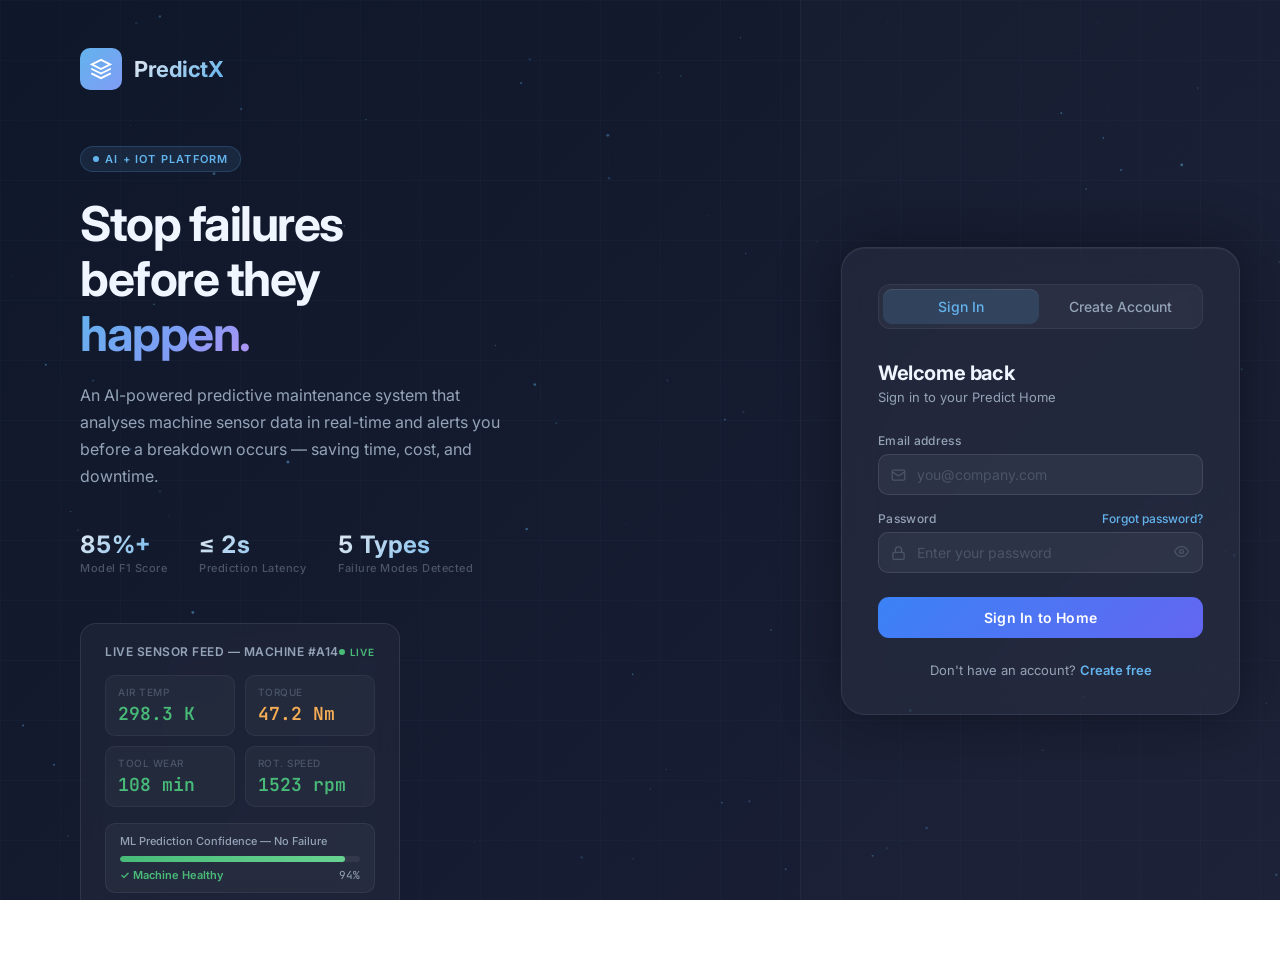
<file: templates/login.html>
<!DOCTYPE html>
<html lang="en">
<head>
  <meta charset="UTF-8" />
  <meta name="viewport" content="width=device-width, initial-scale=1.0" />
  <title>PredictX — AI Predictive Maintenance</title>
  <link href="https://fonts.googleapis.com/css2?family=Inter:wght@300;400;500;600;700&family=JetBrains+Mono:wght@400;500&display=swap" rel="stylesheet" />
  <style>
    *, *::before, *::after { box-sizing: border-box; margin: 0; padding: 0; }

    :root {
      --bg-primary:   #0f172a;
      --bg-secondary: #1a1f35;
      --bg-card:      rgba(255,255,255,0.04);
      --bg-card-hover:rgba(255,255,255,0.07);
      --glass-border: rgba(255,255,255,0.09);
      --glass-border-active: rgba(99,179,237,0.45);
      --accent:       #63b3ed;
      --accent-2:     #7f9cf5;
      --accent-glow:  rgba(99,179,237,0.18);
      --success:      #48bb78;
      --danger:       #fc8181;
      --warning:      #f6ad55;
      --text-primary: #f0f6ff;
      --text-secondary:#94a3b8;
      --text-muted:   #4a5568;
      --input-bg:     rgba(255,255,255,0.05);
      --input-border: rgba(255,255,255,0.10);
      --input-focus:  rgba(99,179,237,0.30);
    }

    html, body {
      height: 100%;
      font-family: 'Inter', sans-serif;
      background: linear-gradient(135deg, #0f172a 0%, #1a1f35 100%);
      color: var(--text-primary);
      overflow-x: hidden;
    }

    /* ────── PARTICLE CANVAS ────── */
    #particle-canvas {
      position: fixed; inset: 0;
      pointer-events: none;
      z-index: 0;
    }

    /* ────── GRID LINES ────── */
    .grid-overlay {
      position: fixed; inset: 0; z-index: 0; pointer-events: none;
      background-image:
        linear-gradient(rgba(99,179,237,0.03) 1px, transparent 1px),
        linear-gradient(90deg, rgba(99,179,237,0.03) 1px, transparent 1px);
      background-size: 60px 60px;
    }

    /* ────── PAGE LAYOUT ────── */
    .page {
      position: relative; z-index: 1;
      min-height: 100vh;
      display: grid;
      grid-template-columns: 1fr 480px;
    }

    /* ────── LEFT PANEL ────── */
    .left-panel {
      display: flex; flex-direction: column;
      justify-content: center; align-items: flex-start;
      padding: 3rem 4rem 3rem 5rem;
      position: relative;
    }

    .brand {
      display: flex; align-items: center; gap: 12px;
      margin-bottom: 3.5rem;
    }

    .brand-icon {
      width: 42px; height: 42px; border-radius: 10px;
      background: linear-gradient(135deg, #63b3ed, #7f9cf5);
      display: flex; align-items: center; justify-content: center;
    }

    .brand-icon svg { width: 22px; height: 22px; }

    .brand-name {
      font-size: 22px; font-weight: 700; letter-spacing: -0.5px;
      background: linear-gradient(135deg, #e2e8f0, #63b3ed);
      -webkit-background-clip: text; -webkit-text-fill-color: transparent;
    }

    .hero-tag {
      display: inline-flex; align-items: center; gap: 6px;
      background: rgba(99,179,237,0.10);
      border: 1px solid rgba(99,179,237,0.20);
      color: var(--accent);
      font-size: 11px; font-weight: 600; letter-spacing: 1.2px;
      text-transform: uppercase; padding: 5px 12px;
      border-radius: 999px; margin-bottom: 1.5rem;
    }

    .hero-tag .dot {
      width: 6px; height: 6px; border-radius: 50%;
      background: var(--accent);
      animation: pulse-dot 2s ease infinite;
    }

    @keyframes pulse-dot {
      0%, 100% { opacity: 1; transform: scale(1); }
      50% { opacity: 0.5; transform: scale(0.8); }
    }

    .hero-headline {
      font-size: 3rem; font-weight: 700; line-height: 1.15;
      letter-spacing: -1.5px; margin-bottom: 1.25rem;
    }

    .hero-headline .gradient-word {
      background: linear-gradient(135deg, #63b3ed 0%, #7f9cf5 60%, #b794f4 100%);
      -webkit-background-clip: text; -webkit-text-fill-color: transparent;
    }

    .hero-sub {
      font-size: 16px; line-height: 1.7; color: var(--text-secondary);
      max-width: 420px; margin-bottom: 2.5rem;
    }

    .stat-row {
      display: flex; gap: 2rem; margin-bottom: 3rem;
    }

    .stat { display: flex; flex-direction: column; gap: 2px; }

    .stat-val {
      font-size: 24px; font-weight: 700;
      font-variant-numeric: tabular-nums;
      background: linear-gradient(135deg, #e2e8f0, #63b3ed);
      -webkit-background-clip: text; -webkit-text-fill-color: transparent;
    }

    .stat-label {
      font-size: 11px; font-weight: 500;
      color: var(--text-muted); letter-spacing: 0.5px;
    }

    /* Live machine monitor widget */
    .monitor-card {
      background: var(--bg-card);
      border: 1px solid var(--glass-border);
      border-radius: 16px; padding: 1.25rem 1.5rem;
      max-width: 420px; backdrop-filter: blur(10px);
    }

    .monitor-header {
      display: flex; align-items: center; justify-content: space-between;
      margin-bottom: 1rem;
    }

    .monitor-title {
      font-size: 12px; font-weight: 600; color: var(--text-secondary);
      letter-spacing: 0.5px; text-transform: uppercase;
    }

    .live-badge {
      display: flex; align-items: center; gap: 5px;
      font-size: 10px; font-weight: 600; color: var(--success);
      letter-spacing: 0.8px; text-transform: uppercase;
    }

    .live-dot {
      width: 6px; height: 6px; border-radius: 50%;
      background: var(--success); animation: live-blink 1.5s ease infinite;
    }

    @keyframes live-blink {
      0%, 100% { opacity: 1; } 50% { opacity: 0.2; }
    }

    .sensor-grid { display: grid; grid-template-columns: 1fr 1fr; gap: 10px; }

    .sensor-item {
      background: rgba(255,255,255,0.03);
      border: 1px solid rgba(255,255,255,0.05);
      border-radius: 10px; padding: 10px 12px;
    }

    .sensor-name {
      font-size: 10px; font-weight: 500; color: var(--text-muted);
      letter-spacing: 0.5px; text-transform: uppercase; margin-bottom: 4px;
    }

    .sensor-val {
      font-size: 18px; font-weight: 600;
      font-family: 'JetBrains Mono', monospace;
    }

    .sensor-val.ok { color: var(--success); }
    .sensor-val.warn { color: var(--warning); }
    .sensor-val.crit { color: var(--danger); }

    .prediction-bar {
      margin-top: 1rem;
      background: rgba(255,255,255,0.04);
      border: 1px solid rgba(255,255,255,0.06);
      border-radius: 10px; padding: 10px 14px;
    }

    .pred-label {
      font-size: 11px; font-weight: 500; color: var(--text-secondary);
      margin-bottom: 8px;
    }

    .bar-track {
      height: 6px; background: rgba(255,255,255,0.06);
      border-radius: 99px; overflow: hidden;
    }

    .bar-fill {
      height: 100%; border-radius: 99px;
      background: linear-gradient(90deg, #48bb78, #68d391);
      width: 0%;
      transition: width 1.8s cubic-bezier(0.16, 1, 0.3, 1);
    }

    .pred-status {
      display: flex; justify-content: space-between;
      margin-top: 6px;
    }

    .pred-text { font-size: 11px; color: var(--success); font-weight: 600; }
    .pred-pct { font-size: 11px; color: var(--text-secondary); font-family: 'JetBrains Mono', monospace; }

    /* ────── RIGHT PANEL ────── */
    .right-panel {
      display: flex; align-items: center; justify-content: center;
      padding: 2rem 2.5rem;
      border-left: 1px solid rgba(255,255,255,0.04);
      background: rgba(255,255,255,0.015);
    }

    .auth-card {
      width: 100%; max-width: 400px;
      background: rgba(255,255,255,0.04);
      border: 1px solid rgba(255,255,255,0.08);
      border-radius: 24px; padding: 2.25rem;
      backdrop-filter: blur(20px);
      box-shadow: 0 0 60px rgba(0,0,0,0.4), inset 0 1px 0 rgba(255,255,255,0.05);
    }

    /* Tab switcher */
    .tab-bar {
      display: flex; background: rgba(255,255,255,0.04);
      border: 1px solid rgba(255,255,255,0.06);
      border-radius: 12px; padding: 4px;
      margin-bottom: 2rem; gap: 4px;
    }

    .tab-btn {
      flex: 1; padding: 9px 16px;
      background: transparent; border: none;
      border-radius: 9px; color: var(--text-secondary);
      font-size: 14px; font-weight: 500;
      cursor: pointer; transition: all 0.25s ease;
      font-family: 'Inter', sans-serif;
    }

    .tab-btn.active {
      background: rgba(99,179,237,0.15);
      color: var(--accent);
      box-shadow: inset 0 1px 0 rgba(255,255,255,0.08);
    }

    .tab-btn:hover:not(.active) { color: var(--text-primary); }

    /* Forms */
    .form-panel { display: none; }
    .form-panel.active {
      display: block;
      animation: fade-in 0.3s ease;
    }

    @keyframes fade-in {
      from { opacity: 0; transform: translateY(6px); }
      to   { opacity: 1; transform: translateY(0); }
    }

    .form-title {
      font-size: 20px; font-weight: 700; margin-bottom: 4px;
      letter-spacing: -0.4px;
    }

    .form-subtitle {
      font-size: 13px; color: var(--text-secondary); margin-bottom: 1.75rem;
    }

    .field { margin-bottom: 1rem; }

    .field label {
      display: block; font-size: 12px; font-weight: 500;
      color: var(--text-secondary); margin-bottom: 6px;
      letter-spacing: 0.3px;
    }

    .input-wrap { position: relative; }

    .input-wrap .input-icon {
      position: absolute; left: 13px; top: 50%; transform: translateY(-50%);
      color: var(--text-muted); pointer-events: none;
    }

    .input-wrap input {
      width: 100%;
      background: var(--input-bg);
      border: 1px solid var(--input-border);
      border-radius: 10px; color: var(--text-primary);
      font-size: 14px; font-family: 'Inter', sans-serif;
      padding: 11px 13px 11px 38px; outline: none;
      transition: border-color 0.2s, box-shadow 0.2s, background 0.2s;
    }

    .input-wrap input:focus {
      border-color: var(--accent);
      background: rgba(99,179,237,0.06);
      box-shadow: 0 0 0 3px var(--accent-glow);
    }

    .input-wrap input::placeholder { color: var(--text-muted); }

    .input-wrap input.error { border-color: var(--danger); }
    .input-wrap input.success { border-color: var(--success); }

    .eye-btn {
      position: absolute; right: 12px; top: 50%; transform: translateY(-50%);
      background: none; border: none; cursor: pointer;
      color: var(--text-muted); padding: 2px;
      transition: color 0.2s;
    }

    .eye-btn:hover { color: var(--text-secondary); }

    .field-error {
      font-size: 11px; color: var(--danger); margin-top: 5px;
      display: none;
    }

    .field-error.show { display: block; animation: fade-in 0.2s ease; }

    /* Forgot password */
    .row-between {
      display: flex; align-items: center; justify-content: space-between;
      margin-bottom: 1rem;
    }

    .forgot-link {
      font-size: 12px; color: var(--accent);
      text-decoration: none; font-weight: 500;
      transition: opacity 0.2s;
    }

    .forgot-link:hover { opacity: 0.75; }

    /* Strength meter */
    .strength-wrap { margin-top: 8px; }

    .strength-bars {
      display: flex; gap: 4px; margin-bottom: 5px;
    }

    .sbar {
      flex: 1; height: 3px; border-radius: 99px;
      background: rgba(255,255,255,0.08);
      transition: background 0.3s;
    }

    .sbar.weak  { background: var(--danger); }
    .sbar.fair  { background: var(--warning); }
    .sbar.good  { background: #63b3ed; }
    .sbar.strong{ background: var(--success); }

    .strength-label {
      font-size: 11px; color: var(--text-muted);
    }

    /* Submit button */
    .submit-btn {
      width: 100%; padding: 12px;
      background: linear-gradient(135deg, #3b82f6, #6366f1);
      border: none; border-radius: 11px;
      color: #fff; font-size: 14px; font-weight: 600;
      cursor: pointer; font-family: 'Inter', sans-serif;
      letter-spacing: 0.2px; margin-top: 0.5rem;
      position: relative; overflow: hidden;
      transition: opacity 0.2s, transform 0.15s;
    }

    .submit-btn:hover { opacity: 0.92; transform: translateY(-1px); }
    .submit-btn:active { transform: translateY(0); }
    .submit-btn:disabled { opacity: 0.55; cursor: not-allowed; transform: none; }

    .btn-spinner {
      display: none; width: 16px; height: 16px;
      border: 2px solid rgba(255,255,255,0.3);
      border-top-color: #fff; border-radius: 50%;
      animation: spin 0.7s linear infinite;
      margin: 0 auto;
    }

    @keyframes spin { to { transform: rotate(360deg); } }

    .submit-btn.loading .btn-text { display: none; }
    .submit-btn.loading .btn-spinner { display: block; }

    /* Divider */
    .divider {
      display: flex; align-items: center; gap: 10px;
      margin: 1.25rem 0; color: var(--text-muted); font-size: 12px;
    }

    .divider::before, .divider::after {
      content: ''; flex: 1;
      border-top: 1px solid rgba(255,255,255,0.06);
    }

    /* OAuth buttons */
    .oauth-row { display: flex; gap: 8px; }

    .oauth-btn {
      flex: 1; padding: 9px 12px;
      background: rgba(255,255,255,0.04);
      border: 1px solid rgba(255,255,255,0.08);
      border-radius: 10px; color: var(--text-secondary);
      font-size: 13px; font-weight: 500; cursor: pointer;
      display: flex; align-items: center; justify-content: center; gap: 7px;
      font-family: 'Inter', sans-serif;
      transition: background 0.2s, border-color 0.2s, color 0.2s;
    }

    .oauth-btn:hover {
      background: rgba(255,255,255,0.07);
      border-color: rgba(255,255,255,0.14);
      color: var(--text-primary);
    }

    .oauth-btn svg { width: 16px; height: 16px; flex-shrink: 0; }

    /* Switch link */
    .switch-link {
      text-align: center; margin-top: 1.5rem;
      font-size: 13px; color: var(--text-secondary);
    }

    .switch-link a {
      color: var(--accent); font-weight: 600;
      text-decoration: none; transition: opacity 0.2s;
    }

    .switch-link a:hover { opacity: 0.75; }

    /* Notification toast */
    .toast {
      position: fixed; top: 24px; right: 24px;
      background: rgba(30,41,59,0.95);
      border: 1px solid rgba(255,255,255,0.1);
      border-radius: 12px; padding: 14px 18px;
      display: flex; align-items: center; gap: 12px;
      font-size: 13px; font-weight: 500;
      backdrop-filter: blur(16px);
      box-shadow: 0 8px 32px rgba(0,0,0,0.4);
      transform: translateY(-8px); opacity: 0;
      transition: all 0.35s cubic-bezier(0.16, 1, 0.3, 1);
      z-index: 999; max-width: 320px; pointer-events: none;
    }

    .toast.show { transform: translateY(0); opacity: 1; }
    .toast.success { border-color: rgba(72,187,120,0.3); }
    .toast.error   { border-color: rgba(252,129,129,0.3); }

    .toast-icon { font-size: 18px; flex-shrink: 0; }

    /* Checkbox */
    .checkbox-wrap {
      display: flex; align-items: flex-start; gap: 8px;
      margin-bottom: 1rem;
    }

    .checkbox-wrap input[type="checkbox"] {
      width: 16px; height: 16px; margin-top: 2px; cursor: pointer;
      accent-color: var(--accent); flex-shrink: 0;
    }

    .checkbox-wrap label {
      font-size: 12px; color: var(--text-secondary);
      cursor: pointer; line-height: 1.5;
    }

    .checkbox-wrap label a { color: var(--accent); text-decoration: none; }

    /* ────── RESPONSIVE ────── */
    @media (max-width: 900px) {
      .page { grid-template-columns: 1fr; }
      .left-panel {
        display: none; /* Hide on small screens */
      }
      .right-panel {
        min-height: 100vh; border-left: none;
        padding: 2rem 1.5rem;
        background: transparent;
      }
      .auth-card {
        box-shadow: 0 0 80px rgba(0,0,0,0.6);
      }
    }

    @media (max-width: 480px) {
      .right-panel { padding: 1.5rem 1rem; }
      .auth-card { padding: 1.75rem 1.5rem; border-radius: 20px; }
    }

    /* ── Floating label hint on input focus ── */
    .input-wrap input:focus + .field-hint { opacity: 1; }

    .field-hint {
      font-size: 10px; color: var(--text-muted);
      margin-top: 4px; opacity: 0; transition: opacity 0.2s;
    }
  </style>
</head>
<body>

<canvas id="particle-canvas"></canvas>
<div class="grid-overlay"></div>

<div class="page">

  <!-- ────────────── LEFT PANEL ────────────── -->
  <div class="left-panel">
    <div class="brand">
      <div class="brand-icon">
        <svg viewBox="0 0 24 24" fill="none" stroke="#fff" stroke-width="2" stroke-linecap="round">
          <path d="M12 2L2 7l10 5 10-5-10-5z"/>
          <path d="M2 17l10 5 10-5"/>
          <path d="M2 12l10 5 10-5"/>
        </svg>
      </div>
      <span class="brand-name">PredictX</span>
    </div>

    <span class="hero-tag">
      <span class="dot"></span>
      AI + IoT Platform
    </span>

    <h1 class="hero-headline">
      Stop failures<br>before they<br>
      <span class="gradient-word">happen.</span>
    </h1>

    <p class="hero-sub">
      An AI-powered predictive maintenance system that analyses machine sensor data in real-time and alerts you before a breakdown occurs — saving time, cost, and downtime.
    </p>

    <div class="stat-row">
      <div class="stat">
        <span class="stat-val">85%+</span>
        <span class="stat-label">Model F1 Score</span>
      </div>
      <div class="stat">
        <span class="stat-val">≤ 2s</span>
        <span class="stat-label">Prediction Latency</span>
      </div>
      <div class="stat">
        <span class="stat-val">5 Types</span>
        <span class="stat-label">Failure Modes Detected</span>
      </div>
    </div>

    <!-- Mini live sensor card -->
    <div class="monitor-card">
      <div class="monitor-header">
        <span class="monitor-title">Live Sensor Feed — Machine #A14</span>
        <span class="live-badge"><span class="live-dot"></span>Live</span>
      </div>
      <div class="sensor-grid">
        <div class="sensor-item">
          <div class="sensor-name">Air Temp</div>
          <div class="sensor-val ok" id="s-temp">298.3 K</div>
        </div>
        <div class="sensor-item">
          <div class="sensor-name">Torque</div>
          <div class="sensor-val warn" id="s-torque">47.2 Nm</div>
        </div>
        <div class="sensor-item">
          <div class="sensor-name">Tool Wear</div>
          <div class="sensor-val ok" id="s-wear">108 min</div>
        </div>
        <div class="sensor-item">
          <div class="sensor-name">Rot. Speed</div>
          <div class="sensor-val ok" id="s-speed">1523 rpm</div>
        </div>
      </div>
      <div class="prediction-bar">
        <div class="pred-label">ML Prediction Confidence — No Failure</div>
        <div class="bar-track">
          <div class="bar-fill" id="pred-bar"></div>
        </div>
        <div class="pred-status">
          <span class="pred-text">✓ Machine Healthy</span>
          <span class="pred-pct" id="pred-pct">0%</span>
        </div>
      </div>
    </div>
  </div>

  <!-- ────────────── RIGHT PANEL ────────────── -->
  <div class="right-panel">
    <div class="auth-card">

      <!-- Tab bar -->
      <div class="tab-bar">
        <button class="tab-btn active" id="tab-login" onclick="switchTab('login')">Sign In</button>
        <button class="tab-btn" id="tab-register" onclick="switchTab('register')">Create Account</button>
      </div>

      <!-- ── LOGIN FORM ── -->
      <div class="form-panel active" id="panel-login">
        <div class="form-title">Welcome back</div>
        <div class="form-subtitle">Sign in to your Predict Home</div>

        <form id="login-form" action="/login" method="POST" novalidate>

          <div class="field">
            <label for="login-email">Email address</label>
            <div class="input-wrap">
              <svg class="input-icon" xmlns="http://www.w3.org/2000/svg" width="15" height="15" viewBox="0 0 24 24" fill="none" stroke="currentColor" stroke-width="2">
                <rect x="2" y="4" width="20" height="16" rx="2"/>
                <path d="m22 7-8.97 5.7a1.94 1.94 0 0 1-2.06 0L2 7"/>
              </svg>
              <input type="email" id="login-email" name="email" placeholder="you@company.com" autocomplete="email" />
            </div>
            <div class="field-error" id="login-email-err">Please enter a valid email address.</div>
          </div>

          <div class="field">
            <div class="row-between" style="margin-bottom:6px">
              <label for="login-pass" style="margin-bottom:0">Password</label>
              <a href="/forgot-password" class="forgot-link">Forgot password?</a>
            </div>
            <div class="input-wrap">
              <svg class="input-icon" xmlns="http://www.w3.org/2000/svg" width="15" height="15" viewBox="0 0 24 24" fill="none" stroke="currentColor" stroke-width="2">
                <rect x="3" y="11" width="18" height="11" rx="2" ry="2"/>
                <path d="M7 11V7a5 5 0 0 1 10 0v4"/>
              </svg>
              <input type="password" id="login-pass" name="password" placeholder="Enter your password" autocomplete="current-password" />
              <button type="button" class="eye-btn" onclick="togglePass('login-pass', this)" aria-label="Toggle password visibility">
                <svg id="eye-login" xmlns="http://www.w3.org/2000/svg" width="15" height="15" viewBox="0 0 24 24" fill="none" stroke="currentColor" stroke-width="2"><path d="M1 12s4-8 11-8 11 8 11 8-4 8-11 8-11-8-11-8z"/><circle cx="12" cy="12" r="3"/></svg>
              </button>
            </div>
            <div class="field-error" id="login-pass-err">Password is required.</div>
          </div>

          <button type="submit" class="submit-btn" id="login-btn">
            <span class="btn-text">Sign In to Home</span>
            <div class="btn-spinner"></div>
          </button>
        </form>
<!-- 
        <div class="divider">or continue with</div>

        <div class="oauth-row">
          <button class="oauth-btn" onclick="showToast('GitHub OAuth — coming soon!','info')">
            <svg viewBox="0 0 24 24" fill="currentColor"><path d="M12 0C5.37 0 0 5.37 0 12c0 5.31 3.435 9.795 8.205 11.385.6.105.825-.255.825-.57 0-.285-.015-1.23-.015-2.235-3.015.555-3.795-.735-4.035-1.41-.135-.345-.72-1.41-1.23-1.695-.42-.225-1.02-.78-.015-.795.945-.015 1.62.87 1.845 1.23 1.08 1.815 2.805 1.305 3.495.99.105-.78.42-1.305.765-1.605-2.67-.3-5.46-1.335-5.46-5.925 0-1.305.465-2.385 1.23-3.225-.12-.3-.54-1.53.12-3.18 0 0 1.005-.315 3.3 1.23.96-.27 1.98-.405 3-.405s2.04.135 3 .405c2.295-1.56 3.3-1.23 3.3-1.23.66 1.65.24 2.88.12 3.18.765.84 1.23 1.905 1.23 3.225 0 4.605-2.805 5.625-5.475 5.925.435.375.81 1.095.81 2.22 0 1.605-.015 2.895-.015 3.3 0 .315.225.69.825.57A12.02 12.02 0 0 0 24 12c0-6.63-5.37-12-12-12z"/></svg>
            GitHub
          </button>
          <button class="oauth-btn" onclick="showToast('Google OAuth — coming soon!','info')">
            <svg viewBox="0 0 24 24"><path d="M22.56 12.25c0-.78-.07-1.53-.2-2.25H12v4.26h5.92c-.26 1.37-1.04 2.53-2.21 3.31v2.77h3.57c2.08-1.92 3.28-4.74 3.28-8.09z" fill="#4285F4"/><path d="M12 23c2.97 0 5.46-.98 7.28-2.66l-3.57-2.77c-.98.66-2.23 1.06-3.71 1.06-2.86 0-5.29-1.93-6.16-4.53H2.18v2.84C3.99 20.53 7.7 23 12 23z" fill="#34A853"/><path d="M5.84 14.09c-.22-.66-.35-1.36-.35-2.09s.13-1.43.35-2.09V7.07H2.18C1.43 8.55 1 10.22 1 12s.43 3.45 1.18 4.93l2.85-2.22.81-.62z" fill="#FBBC05"/><path d="M12 5.38c1.62 0 3.06.56 4.21 1.64l3.15-3.15C17.45 2.09 14.97 1 12 1 7.7 1 3.99 3.47 2.18 7.07l3.66 2.84c.87-2.6 3.3-4.53 6.16-4.53z" fill="#EA4335"/></svg>
            Google
          </button>
        </div> -->

        <div class="switch-link">
          Don't have an account? <a href="#" onclick="switchTab('register'); return false;">Create free</a>
        </div>
      </div>

      <!-- ── REGISTER FORM ── -->
      <div class="form-panel" id="panel-register">
        <div class="form-title">Create account</div>
        <div class="form-subtitle">Start monitoring machines in minutes</div>

        <form id="register-form" action="/register" method="POST" novalidate>

          <div class="field">
            <label for="reg-name">Full Name</label>
            <div class="input-wrap">
              <svg class="input-icon" xmlns="http://www.w3.org/2000/svg" width="15" height="15" viewBox="0 0 24 24" fill="none" stroke="currentColor" stroke-width="2">
                <path d="M20 21v-2a4 4 0 0 0-4-4H8a4 4 0 0 0-4 4v2"/>
                <circle cx="12" cy="7" r="4"/>
              </svg>
              <input type="text" id="reg-name" name="name" placeholder="Rohit Sharma" autocomplete="name" />
            </div>
            <div class="field-error" id="reg-name-err">Name must be at least 2 characters.</div>
          </div>

          <div class="field">
            <label for="reg-email">Email address</label>
            <div class="input-wrap">
              <svg class="input-icon" xmlns="http://www.w3.org/2000/svg" width="15" height="15" viewBox="0 0 24 24" fill="none" stroke="currentColor" stroke-width="2">
                <rect x="2" y="4" width="20" height="16" rx="2"/>
                <path d="m22 7-8.97 5.7a1.94 1.94 0 0 1-2.06 0L2 7"/>
              </svg>
              <input type="email" id="reg-email" name="email" placeholder="you@company.com" autocomplete="email" />
            </div>
            <div class="field-error" id="reg-email-err">Please enter a valid email address.</div>
          </div>

          <div class="field">
            <label for="reg-pass">Password</label>
            <div class="input-wrap">
              <svg class="input-icon" xmlns="http://www.w3.org/2000/svg" width="15" height="15" viewBox="0 0 24 24" fill="none" stroke="currentColor" stroke-width="2">
                <rect x="3" y="11" width="18" height="11" rx="2" ry="2"/>
                <path d="M7 11V7a5 5 0 0 1 10 0v4"/>
              </svg>
              <input type="password" id="reg-pass" name="password" placeholder="Min. 8 characters" autocomplete="new-password" oninput="checkStrength(this.value)" />
              <button type="button" class="eye-btn" onclick="togglePass('reg-pass', this)" aria-label="Toggle password visibility">
                <svg xmlns="http://www.w3.org/2000/svg" width="15" height="15" viewBox="0 0 24 24" fill="none" stroke="currentColor" stroke-width="2"><path d="M1 12s4-8 11-8 11 8 11 8-4 8-11 8-11-8-11-8z"/><circle cx="12" cy="12" r="3"/></svg>
              </button>
            </div>
            <div class="strength-wrap" id="strength-wrap" style="display:none">
              <div class="strength-bars">
                <div class="sbar" id="sb1"></div>
                <div class="sbar" id="sb2"></div>
                <div class="sbar" id="sb3"></div>
                <div class="sbar" id="sb4"></div>
              </div>
              <div class="strength-label" id="strength-label">Weak</div>
            </div>
            <div class="field-error" id="reg-pass-err">Password must be at least 8 characters.</div>
          </div>

          <div class="field">
            <label for="reg-confirm">Confirm Password</label>
            <div class="input-wrap">
              <svg class="input-icon" xmlns="http://www.w3.org/2000/svg" width="15" height="15" viewBox="0 0 24 24" fill="none" stroke="currentColor" stroke-width="2">
                <rect x="3" y="11" width="18" height="11" rx="2" ry="2"/>
                <path d="M7 11V7a5 5 0 0 1 10 0v4"/>
              </svg>
              <input type="password" id="reg-confirm" name="confirm_password" placeholder="Re-enter password" autocomplete="new-password" />
            </div>
            <div class="field-error" id="reg-confirm-err">Passwords do not match.</div>
          </div>

          <div class="checkbox-wrap">
            <input type="checkbox" id="reg-terms" name="agree_terms" />
            <label for="reg-terms">
              I agree to the <a href="#">Terms of Service</a> and <a href="#">Privacy Policy</a>
            </label>
          </div>
          <div class="field-error" id="reg-terms-err" style="margin-top:-8px; margin-bottom:10px">You must accept the terms to continue.</div>

          <button type="submit" class="submit-btn" id="register-btn">
            <span class="btn-text">Create Account</span>
            <div class="btn-spinner"></div>
          </button>
        </form>

        <div class="switch-link">
          Already have an account? <a href="#" onclick="switchTab('login'); return false;">Sign in</a>
        </div>
      </div>

    </div><!-- /auth-card -->
  </div><!-- /right-panel -->

</div><!-- /page -->

<!-- Toast notification -->
<div class="toast" id="toast">
  <span class="toast-icon" id="toast-icon">✓</span>
  <span id="toast-msg">Success</span>
</div>

<script>
/* ─── PARTICLE SYSTEM ─── */
(function() {
  const canvas = document.getElementById('particle-canvas');
  const ctx = canvas.getContext('2d');
  let W, H, particles = [];

  function resize() {
    W = canvas.width = window.innerWidth;
    H = canvas.height = window.innerHeight;
  }

  function Particle() {
    this.x = Math.random() * W;
    this.y = Math.random() * H;
    this.r = Math.random() * 1.2 + 0.3;
    this.vx = (Math.random() - 0.5) * 0.3;
    this.vy = (Math.random() - 0.5) * 0.3;
    this.alpha = Math.random() * 0.4 + 0.1;
  }

  function init() {
    particles = [];
    const count = Math.floor((W * H) / 12000);
    for (let i = 0; i < count; i++) particles.push(new Particle());
  }

  function draw() {
    ctx.clearRect(0, 0, W, H);
    for (let i = 0; i < particles.length; i++) {
      const p = particles[i];
      p.x += p.vx; p.y += p.vy;
      if (p.x < 0) p.x = W;
      if (p.x > W) p.x = 0;
      if (p.y < 0) p.y = H;
      if (p.y > H) p.y = 0;

      ctx.beginPath();
      ctx.arc(p.x, p.y, p.r, 0, Math.PI * 2);
      ctx.fillStyle = `rgba(99,179,237,${p.alpha})`;
      ctx.fill();

      /* draw connection lines */
      for (let j = i + 1; j < particles.length; j++) {
        const q = particles[j];
        const dx = p.x - q.x, dy = p.y - q.y;
        const dist = Math.sqrt(dx * dx + dy * dy);
        if (dist < 120) {
          ctx.beginPath();
          ctx.moveTo(p.x, p.y); ctx.lineTo(q.x, q.y);
          ctx.strokeStyle = `rgba(99,179,237,${0.06 * (1 - dist / 120)})`;
          ctx.lineWidth = 0.5;
          ctx.stroke();
        }
      }
    }
    requestAnimationFrame(draw);
  }

  window.addEventListener('resize', () => { resize(); init(); });
  resize(); init(); draw();
})();

/* ─── LIVE SENSOR SIMULATION ─── */
function rnd(base, range) {
  return (base + (Math.random() - 0.5) * range).toFixed(1);
}

function updateSensors() {
  document.getElementById('s-temp').textContent = rnd(298, 3) + ' K';
  document.getElementById('s-torque').textContent = rnd(47, 8) + ' Nm';
  document.getElementById('s-wear').textContent = Math.round(108 + (Math.random() - 0.5) * 4) + ' min';
  document.getElementById('s-speed').textContent = Math.round(1520 + (Math.random() - 0.5) * 40) + ' rpm';
}

/* Bar animation on load */
window.addEventListener('load', () => {
  setTimeout(() => {
    const pct = Math.round(88 + Math.random() * 7);
    document.getElementById('pred-bar').style.width = pct + '%';
    document.getElementById('pred-pct').textContent = pct + '%';
  }, 600);
  setInterval(updateSensors, 2000);
});

/* ─── TAB SWITCHER ─── */
function switchTab(tab) {
  ['login', 'register'].forEach(t => {
    document.getElementById('tab-' + t).classList.toggle('active', t === tab);
    document.getElementById('panel-' + t).classList.toggle('active', t === tab);
  });
}

/* ─── PASSWORD VISIBILITY ─── */
function togglePass(id, btn) {
  const input = document.getElementById(id);
  const show = input.type === 'password';
  input.type = show ? 'text' : 'password';
  btn.innerHTML = show
    ? '<svg xmlns="http://www.w3.org/2000/svg" width="15" height="15" viewBox="0 0 24 24" fill="none" stroke="currentColor" stroke-width="2"><path d="M17.94 17.94A10.07 10.07 0 0 1 12 20c-7 0-11-8-11-8a18.45 18.45 0 0 1 5.06-5.94M9.9 4.24A9.12 9.12 0 0 1 12 4c7 0 11 8 11 8a18.5 18.5 0 0 1-2.16 3.19m-6.72-1.07a3 3 0 1 1-4.24-4.24"/><line x1="1" y1="1" x2="23" y2="23"/></svg>'
    : '<svg xmlns="http://www.w3.org/2000/svg" width="15" height="15" viewBox="0 0 24 24" fill="none" stroke="currentColor" stroke-width="2"><path d="M1 12s4-8 11-8 11 8 11 8-4 8-11 8-11-8-11-8z"/><circle cx="12" cy="12" r="3"/></svg>';
}

/* ─── PASSWORD STRENGTH ─── */
function checkStrength(val) {
  const wrap = document.getElementById('strength-wrap');
  if (!val) { wrap.style.display = 'none'; return; }
  wrap.style.display = 'block';

  const tests = [
    val.length >= 8,
    /[A-Z]/.test(val),
    /[0-9]/.test(val),
    /[^A-Za-z0-9]/.test(val)
  ];
  const score = tests.filter(Boolean).length;

  const classes = ['', 'weak', 'fair', 'good', 'strong'];
  const labels  = ['', 'Weak', 'Fair', 'Good', 'Strong'];
  const colors  = ['', 'var(--danger)', 'var(--warning)', '#63b3ed', 'var(--success)'];

  for (let i = 1; i <= 4; i++) {
    const bar = document.getElementById('sb' + i);
    bar.className = 'sbar' + (i <= score ? ' ' + classes[score] : '');
  }
  const lbl = document.getElementById('strength-label');
  lbl.textContent = labels[score];
  lbl.style.color = colors[score];
}

/* ─── FORM VALIDATION ─── */
function showErr(id, show) {
  const el = document.getElementById(id);
  el.classList.toggle('show', show);
}

function setInputState(id, state) {
  const el = document.getElementById(id);
  el.classList.remove('error', 'success');
  if (state) el.classList.add(state);
}

function isEmail(v) { return /^[^\s@]+@[^\s@]+\.[^\s@]+$/.test(v); }

/* Login form */
document.getElementById('login-form').addEventListener('submit', function(e) {
  e.preventDefault();
  const email = document.getElementById('login-email').value.trim();
  const pass  = document.getElementById('login-pass').value;
  let valid = true;

  if (!isEmail(email)) {
    setInputState('login-email', 'error');
    showErr('login-email-err', true);
    valid = false;
  } else {
    setInputState('login-email', 'success');
    showErr('login-email-err', false);
  }

  if (!pass) {
    setInputState('login-pass', 'error');
    showErr('login-pass-err', true);
    valid = false;
  } else {
    setInputState('login-pass', 'success');
    showErr('login-pass-err', false);
  }

  if (!valid) return;

  /* Loading state */
  const btn = document.getElementById('login-btn');
  btn.classList.add('loading');
  btn.disabled = true;

  /* Simulate Flask route call (replace with actual form.submit() in production) */
  setTimeout(() => {
    btn.classList.remove('loading');
    btn.disabled = false;
    showToast('Login successful! Redirecting to Home...', 'success');
    /* In Flask, just remove the setTimeout and call: this.submit() */
    setTimeout(() => { window.location.href = '/'; }, 1500);
  }, 1800);
});

/* Register form */
document.getElementById('register-form').addEventListener('submit', function(e) {
  e.preventDefault();
  const name    = document.getElementById('reg-name').value.trim();
  const email   = document.getElementById('reg-email').value.trim();
  const pass    = document.getElementById('reg-pass').value;
  const confirm = document.getElementById('reg-confirm').value;
  const terms   = document.getElementById('reg-terms').checked;
  let valid = true;

  if (name.length < 2) {
    setInputState('reg-name', 'error'); showErr('reg-name-err', true); valid = false;
  } else {
    setInputState('reg-name', 'success'); showErr('reg-name-err', false);
  }

  if (!isEmail(email)) {
    setInputState('reg-email', 'error'); showErr('reg-email-err', true); valid = false;
  } else {
    setInputState('reg-email', 'success'); showErr('reg-email-err', false);
  }

  if (pass.length < 8) {
    setInputState('reg-pass', 'error'); showErr('reg-pass-err', true); valid = false;
  } else {
    setInputState('reg-pass', 'success'); showErr('reg-pass-err', false);
  }

  if (pass !== confirm) {
    setInputState('reg-confirm', 'error'); showErr('reg-confirm-err', true); valid = false;
  } else {
    setInputState('reg-confirm', 'success'); showErr('reg-confirm-err', false);
  }

  if (!terms) {
    showErr('reg-terms-err', true); valid = false;
  } else {
    showErr('reg-terms-err', false);
  }

  if (!valid) return;

  const btn = document.getElementById('register-btn');
  btn.classList.add('loading');
  btn.disabled = true;

  setTimeout(() => {
    btn.classList.remove('loading');
    btn.disabled = false;
    showToast('Account created! Signing you in...', 'success');
    setTimeout(() => { window.location.href = '/'; }, 1500);
  }, 2000);
});

/* ─── TOAST ─── */
function showToast(msg, type) {
  const t = document.getElementById('toast');
  const icons = { success: '✓', error: '✕', info: 'ℹ' };
  t.className = 'toast ' + (type || 'info');
  document.getElementById('toast-icon').textContent = icons[type] || 'ℹ';
  document.getElementById('toast-msg').textContent = msg;
  t.classList.add('show');
  setTimeout(() => t.classList.remove('show'), 3500);
}
</script>
</body>
</html>
</file>
